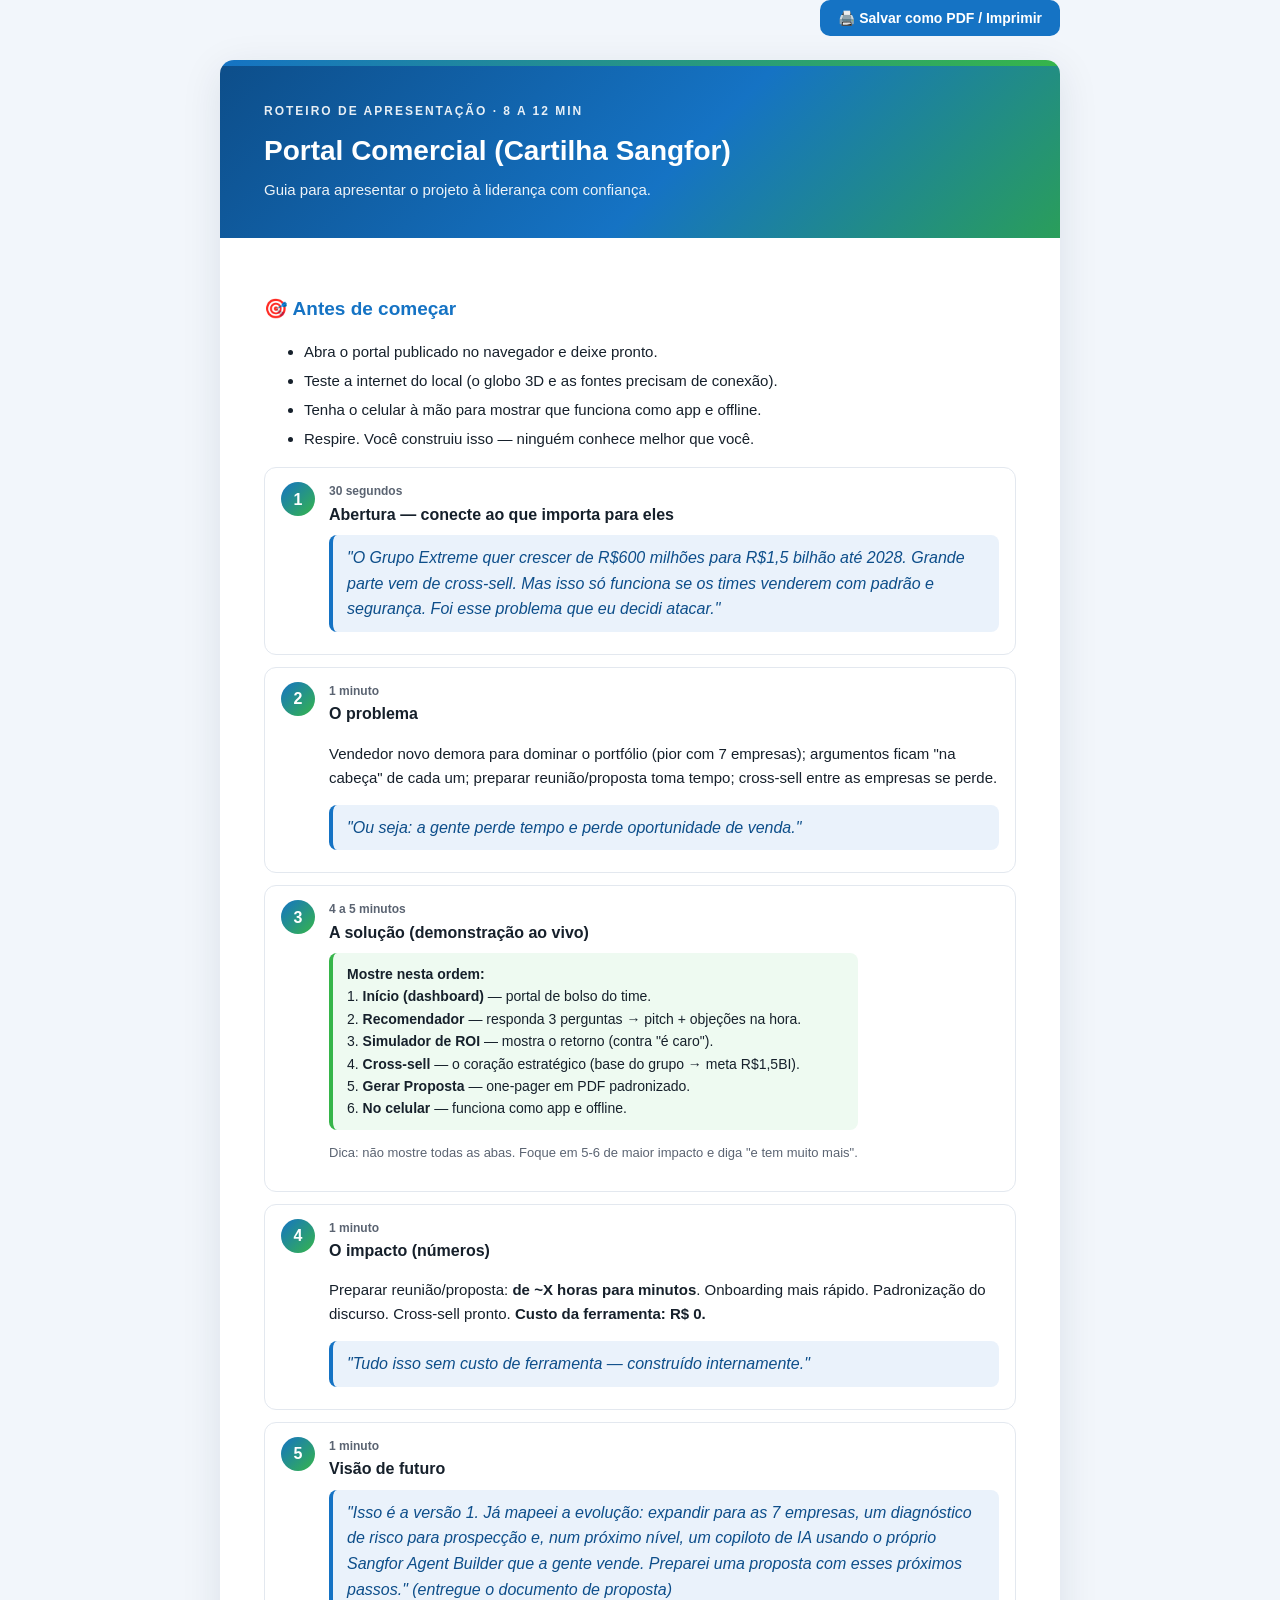
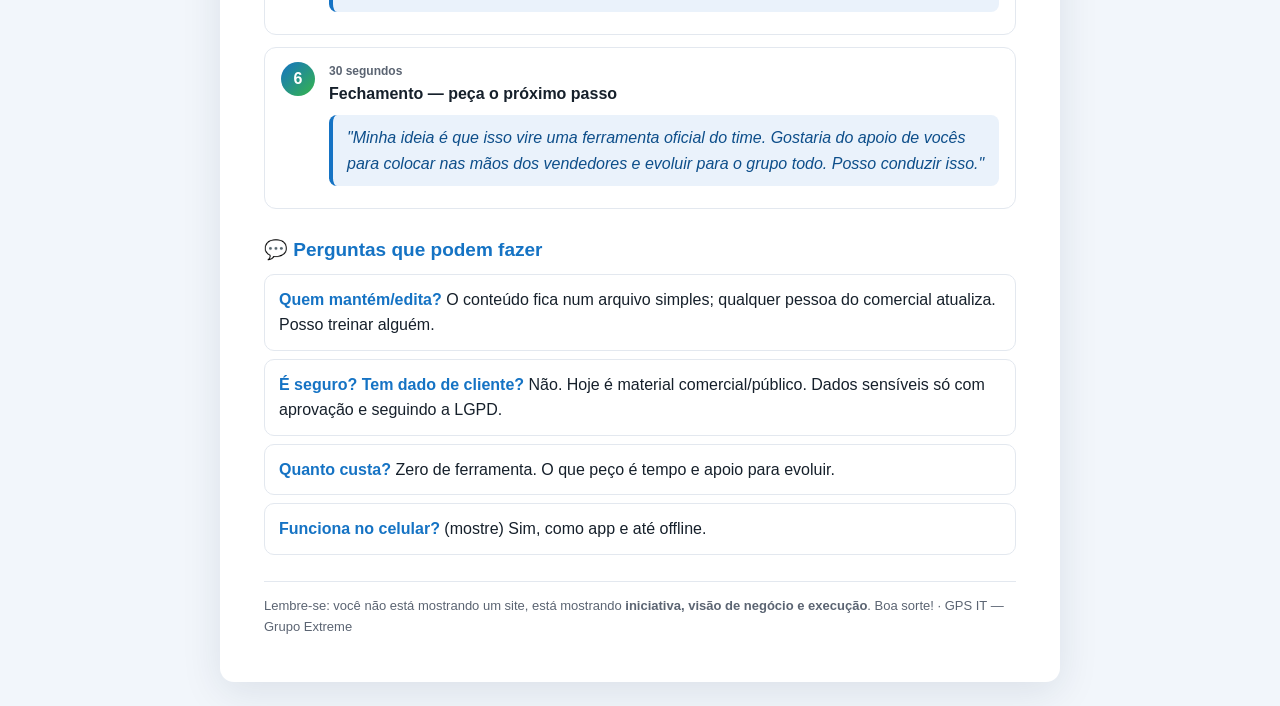
<file: apresentacao.html>
<!DOCTYPE html>
<html lang="pt-BR">
<head>
<meta charset="UTF-8" />
<meta name="viewport" content="width=device-width, initial-scale=1.0" />
<title>Roteiro de Apresentação — Portal Comercial · GPS IT / Grupo Extreme</title>
<style>
  :root{--brand:#1573c4;--accent:#36b54a;--ink:#16202b;--muted:#5b6472;--line:#e3e8ef;--bg:#f2f6fb}
  *{box-sizing:border-box}
  body{margin:0;background:var(--bg);color:var(--ink);line-height:1.6;
    font-family:-apple-system,BlinkMacSystemFont,"Segoe UI",Roboto,Arial,sans-serif;}
  .page{max-width:840px;margin:24px auto;background:#fff;box-shadow:0 10px 40px rgba(16,40,70,.1);border-radius:14px;overflow:hidden}
  .bar{height:6px;background:linear-gradient(90deg,var(--brand),var(--accent))}
  .cover{background:linear-gradient(135deg,#0d4e8a,#1573c4 55%,#2a9e5a);color:#fff;padding:36px 44px}
  .cover .kicker{font-size:12px;font-weight:800;letter-spacing:2px;text-transform:uppercase;opacity:.9}
  .cover h1{margin:8px 0 4px;font-size:28px}
  .cover p{margin:0;opacity:.92}
  .body{padding:30px 44px 44px}
  h2{font-size:19px;margin:26px 0 8px;color:var(--brand)}
  .step{display:flex;gap:14px;border:1px solid var(--line);border-radius:12px;padding:14px 16px;margin:12px 0}
  .step .n{flex:none;width:34px;height:34px;border-radius:50%;background:linear-gradient(135deg,var(--brand),var(--accent));
    color:#fff;display:flex;align-items:center;justify-content:center;font-weight:800}
  .step h3{margin:0 0 4px;font-size:16px}
  .step .time{font-size:12px;color:var(--muted);font-weight:700}
  p,li{font-size:15px}
  .quote{background:#eaf2fb;border-left:4px solid var(--brand);border-radius:8px;padding:10px 14px;margin:8px 0;font-style:italic;color:#0d4e8a}
  .demo{background:#eefaf1;border-left:4px solid var(--accent);border-radius:8px;padding:10px 14px;margin:8px 0;font-size:14px}
  .check li{margin:5px 0}
  .faq{border:1px solid var(--line);border-radius:10px;padding:12px 14px;margin:8px 0}
  .faq b{color:var(--brand)}
  .foot{color:var(--muted);font-size:13px;border-top:1px solid var(--line);padding-top:14px;margin-top:26px}
  .toolbar{max-width:840px;margin:0 auto 10px;text-align:right}
  .btn{border:none;cursor:pointer;background:var(--brand);color:#fff;font-weight:700;padding:10px 18px;border-radius:10px;font-size:14px}
  @media print{ body{background:#fff} .toolbar{display:none} .page{box-shadow:none;margin:0;border-radius:0} .step,.faq{break-inside:avoid} }
</style>
</head>
<body>
<div class="toolbar"><button class="btn" onclick="window.print()">🖨️ Salvar como PDF / Imprimir</button></div>
<div class="page">
  <div class="bar"></div>
  <div class="cover">
    <div class="kicker">Roteiro de Apresentação · 8 a 12 min</div>
    <h1>Portal Comercial (Cartilha Sangfor)</h1>
    <p>Guia para apresentar o projeto à liderança com confiança.</p>
  </div>
  <div class="body">

    <h2>🎯 Antes de começar</h2>
    <ul class="check">
      <li>Abra o portal publicado no navegador e deixe pronto.</li>
      <li>Teste a internet do local (o globo 3D e as fontes precisam de conexão).</li>
      <li>Tenha o celular à mão para mostrar que funciona como app e offline.</li>
      <li>Respire. Você construiu isso — ninguém conhece melhor que você.</li>
    </ul>

    <div class="step"><div class="n">1</div><div>
      <div class="time">30 segundos</div><h3>Abertura — conecte ao que importa para eles</h3>
      <div class="quote">"O Grupo Extreme quer crescer de R$600 milhões para R$1,5 bilhão até 2028. Grande parte vem de cross-sell. Mas isso só funciona se os times venderem com padrão e segurança. Foi esse problema que eu decidi atacar."</div>
    </div></div>

    <div class="step"><div class="n">2</div><div>
      <div class="time">1 minuto</div><h3>O problema</h3>
      <p>Vendedor novo demora para dominar o portfólio (pior com 7 empresas); argumentos ficam "na cabeça" de cada um; preparar reunião/proposta toma tempo; cross-sell entre as empresas se perde.</p>
      <div class="quote">"Ou seja: a gente perde tempo e perde oportunidade de venda."</div>
    </div></div>

    <div class="step"><div class="n">3</div><div>
      <div class="time">4 a 5 minutos</div><h3>A solução (demonstração ao vivo)</h3>
      <div class="demo"><b>Mostre nesta ordem:</b><br>
      1. <b>Início (dashboard)</b> — portal de bolso do time.<br>
      2. <b>Recomendador</b> — responda 3 perguntas → pitch + objeções na hora.<br>
      3. <b>Simulador de ROI</b> — mostra o retorno (contra "é caro").<br>
      4. <b>Cross-sell</b> — o coração estratégico (base do grupo → meta R$1,5BI).<br>
      5. <b>Gerar Proposta</b> — one-pager em PDF padronizado.<br>
      6. <b>No celular</b> — funciona como app e offline.</div>
      <p style="font-size:13px;color:var(--muted)">Dica: não mostre todas as abas. Foque em 5-6 de maior impacto e diga "e tem muito mais".</p>
    </div></div>

    <div class="step"><div class="n">4</div><div>
      <div class="time">1 minuto</div><h3>O impacto (números)</h3>
      <p>Preparar reunião/proposta: <b>de ~X horas para minutos</b>. Onboarding mais rápido. Padronização do discurso. Cross-sell pronto. <b>Custo da ferramenta: R$ 0.</b></p>
      <div class="quote">"Tudo isso sem custo de ferramenta — construído internamente."</div>
    </div></div>

    <div class="step"><div class="n">5</div><div>
      <div class="time">1 minuto</div><h3>Visão de futuro</h3>
      <div class="quote">"Isso é a versão 1. Já mapeei a evolução: expandir para as 7 empresas, um diagnóstico de risco para prospecção e, num próximo nível, um copiloto de IA usando o próprio Sangfor Agent Builder que a gente vende. Preparei uma proposta com esses próximos passos." (entregue o documento de proposta)</div>
    </div></div>

    <div class="step"><div class="n">6</div><div>
      <div class="time">30 segundos</div><h3>Fechamento — peça o próximo passo</h3>
      <div class="quote">"Minha ideia é que isso vire uma ferramenta oficial do time. Gostaria do apoio de vocês para colocar nas mãos dos vendedores e evoluir para o grupo todo. Posso conduzir isso."</div>
    </div></div>

    <h2>💬 Perguntas que podem fazer</h2>
    <div class="faq"><b>Quem mantém/edita?</b> O conteúdo fica num arquivo simples; qualquer pessoa do comercial atualiza. Posso treinar alguém.</div>
    <div class="faq"><b>É seguro? Tem dado de cliente?</b> Não. Hoje é material comercial/público. Dados sensíveis só com aprovação e seguindo a LGPD.</div>
    <div class="faq"><b>Quanto custa?</b> Zero de ferramenta. O que peço é tempo e apoio para evoluir.</div>
    <div class="faq"><b>Funciona no celular?</b> (mostre) Sim, como app e até offline.</div>

    <div class="foot">Lembre-se: você não está mostrando um site, está mostrando <b>iniciativa, visão de negócio e execução</b>. Boa sorte! · GPS IT — Grupo Extreme</div>
  </div>
</div>
</body>
</html>
</file>
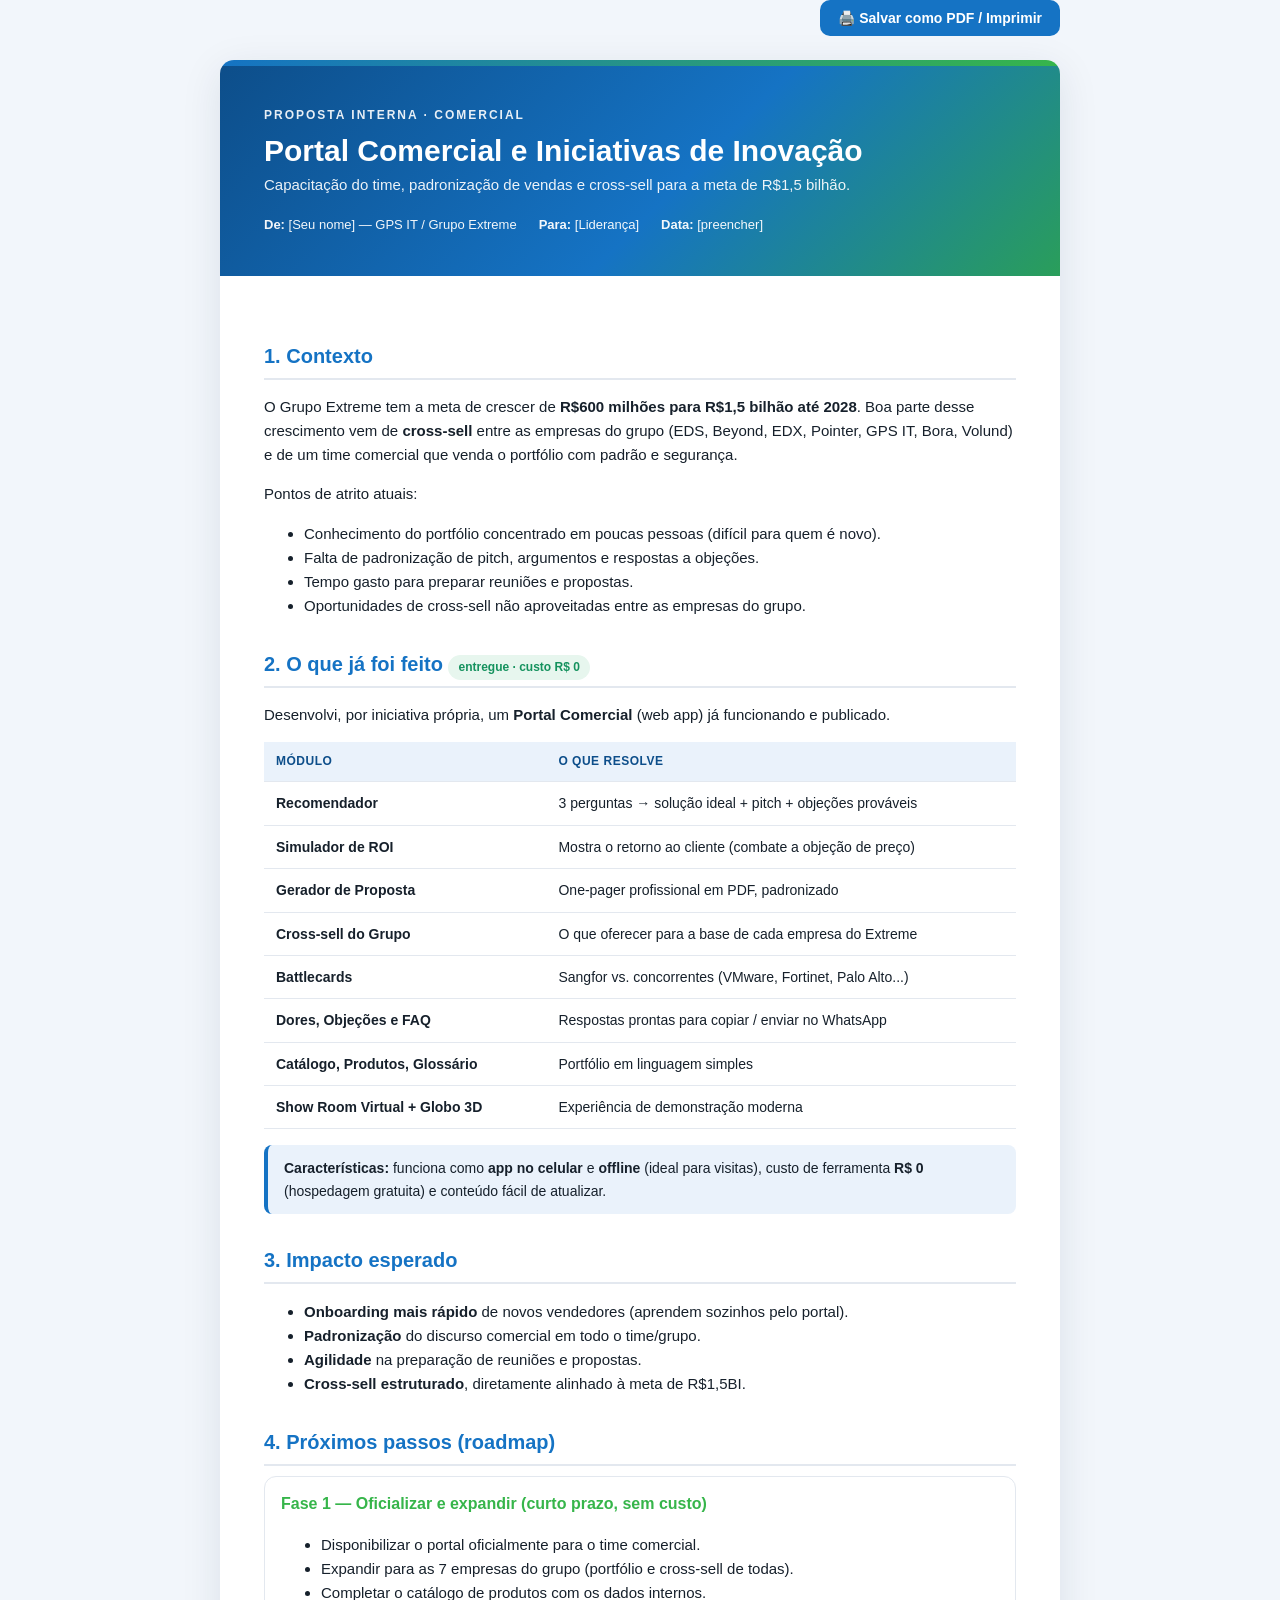
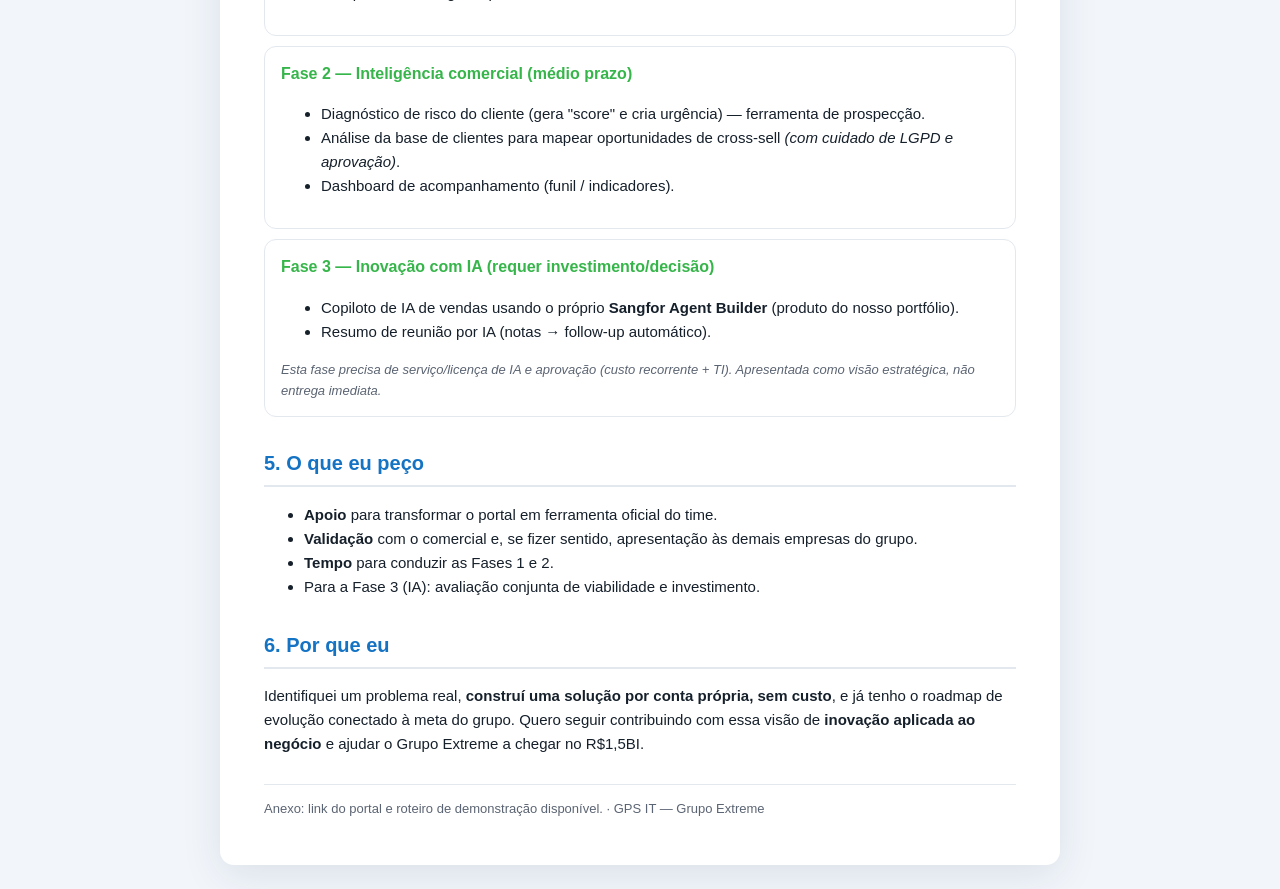
<file: proposta.html>
<!DOCTYPE html>
<html lang="pt-BR">
<head>
<meta charset="UTF-8" />
<meta name="viewport" content="width=device-width, initial-scale=1.0" />
<title>Proposta — Portal Comercial e Inovação · GPS IT / Grupo Extreme</title>
<style>
  :root{--brand:#1573c4;--accent:#36b54a;--ink:#16202b;--muted:#5b6472;--line:#e3e8ef;--bg:#f2f6fb}
  *{box-sizing:border-box}
  body{margin:0;background:var(--bg);color:var(--ink);line-height:1.6;
    font-family:-apple-system,BlinkMacSystemFont,"Segoe UI",Roboto,Arial,sans-serif;}
  .page{max-width:840px;margin:24px auto;background:#fff;box-shadow:0 10px 40px rgba(16,40,70,.1);
    border-radius:14px;overflow:hidden}
  .cover{background:linear-gradient(135deg,#0d4e8a,#1573c4 55%,#2a9e5a);color:#fff;padding:40px 44px}
  .cover .kicker{font-size:12px;font-weight:800;letter-spacing:2px;text-transform:uppercase;opacity:.9}
  .cover h1{margin:8px 0 4px;font-size:30px;line-height:1.2}
  .cover p{margin:0;opacity:.92}
  .meta{display:flex;flex-wrap:wrap;gap:8px 22px;margin-top:18px;font-size:13px;opacity:.95}
  .meta b{font-weight:700}
  .body{padding:34px 44px 46px}
  h2{font-size:20px;margin:30px 0 10px;color:var(--brand);border-bottom:2px solid var(--line);padding-bottom:6px}
  h3{font-size:16px;margin:18px 0 6px}
  p,li{font-size:15px}
  table{border-collapse:collapse;width:100%;margin:12px 0;font-size:14px}
  th,td{text-align:left;padding:10px 12px;border-bottom:1px solid var(--line);vertical-align:top}
  th{background:#eaf2fb;color:#0d4e8a;font-size:12px;text-transform:uppercase;letter-spacing:.5px}
  .tag{display:inline-block;background:#e7f6ee;color:#15925e;font-weight:700;font-size:12px;padding:3px 10px;border-radius:999px}
  .callout{background:#eaf2fb;border-left:4px solid var(--brand);border-radius:8px;padding:12px 16px;margin:16px 0;font-size:14px}
  .phase{border:1px solid var(--line);border-radius:12px;padding:14px 16px;margin:10px 0}
  .phase h3{margin-top:0;color:var(--accent)}
  .foot{color:var(--muted);font-size:13px;border-top:1px solid var(--line);padding-top:14px;margin-top:28px}
  .bar{height:6px;background:linear-gradient(90deg,var(--brand),var(--accent))}
  .toolbar{max-width:840px;margin:0 auto 10px;text-align:right}
  .btn{display:inline-block;border:none;cursor:pointer;background:var(--brand);color:#fff;font-weight:700;
    padding:10px 18px;border-radius:10px;font-size:14px}
  @media print{ body{background:#fff} .toolbar{display:none} .page{box-shadow:none;margin:0;border-radius:0} }
</style>
</head>
<body>
<div class="toolbar"><button class="btn" onclick="window.print()">🖨️ Salvar como PDF / Imprimir</button></div>
<div class="page">
  <div class="bar"></div>
  <div class="cover">
    <div class="kicker">Proposta Interna · Comercial</div>
    <h1>Portal Comercial e Iniciativas de Inovação</h1>
    <p>Capacitação do time, padronização de vendas e cross-sell para a meta de R$1,5 bilhão.</p>
    <div class="meta">
      <span><b>De:</b> [Seu nome] — GPS IT / Grupo Extreme</span>
      <span><b>Para:</b> [Liderança]</span>
      <span><b>Data:</b> [preencher]</span>
    </div>
  </div>
  <div class="body">

    <h2>1. Contexto</h2>
    <p>O Grupo Extreme tem a meta de crescer de <b>R$600 milhões para R$1,5 bilhão até 2028</b>.
    Boa parte desse crescimento vem de <b>cross-sell</b> entre as empresas do grupo (EDS, Beyond,
    EDX, Pointer, GPS IT, Bora, Volund) e de um time comercial que venda o portfólio com padrão e segurança.</p>
    <p>Pontos de atrito atuais:</p>
    <ul>
      <li>Conhecimento do portfólio concentrado em poucas pessoas (difícil para quem é novo).</li>
      <li>Falta de padronização de pitch, argumentos e respostas a objeções.</li>
      <li>Tempo gasto para preparar reuniões e propostas.</li>
      <li>Oportunidades de cross-sell não aproveitadas entre as empresas do grupo.</li>
    </ul>

    <h2>2. O que já foi feito <span class="tag">entregue · custo R$ 0</span></h2>
    <p>Desenvolvi, por iniciativa própria, um <b>Portal Comercial</b> (web app) já funcionando e publicado.</p>
    <table>
      <thead><tr><th>Módulo</th><th>O que resolve</th></tr></thead>
      <tbody>
        <tr><td><b>Recomendador</b></td><td>3 perguntas → solução ideal + pitch + objeções prováveis</td></tr>
        <tr><td><b>Simulador de ROI</b></td><td>Mostra o retorno ao cliente (combate a objeção de preço)</td></tr>
        <tr><td><b>Gerador de Proposta</b></td><td>One-pager profissional em PDF, padronizado</td></tr>
        <tr><td><b>Cross-sell do Grupo</b></td><td>O que oferecer para a base de cada empresa do Extreme</td></tr>
        <tr><td><b>Battlecards</b></td><td>Sangfor vs. concorrentes (VMware, Fortinet, Palo Alto...)</td></tr>
        <tr><td><b>Dores, Objeções e FAQ</b></td><td>Respostas prontas para copiar / enviar no WhatsApp</td></tr>
        <tr><td><b>Catálogo, Produtos, Glossário</b></td><td>Portfólio em linguagem simples</td></tr>
        <tr><td><b>Show Room Virtual + Globo 3D</b></td><td>Experiência de demonstração moderna</td></tr>
      </tbody>
    </table>
    <div class="callout"><b>Características:</b> funciona como <b>app no celular</b> e <b>offline</b> (ideal para visitas),
    custo de ferramenta <b>R$ 0</b> (hospedagem gratuita) e conteúdo fácil de atualizar.</div>

    <h2>3. Impacto esperado</h2>
    <ul>
      <li><b>Onboarding mais rápido</b> de novos vendedores (aprendem sozinhos pelo portal).</li>
      <li><b>Padronização</b> do discurso comercial em todo o time/grupo.</li>
      <li><b>Agilidade</b> na preparação de reuniões e propostas.</li>
      <li><b>Cross-sell estruturado</b>, diretamente alinhado à meta de R$1,5BI.</li>
    </ul>

    <h2>4. Próximos passos (roadmap)</h2>
    <div class="phase">
      <h3>Fase 1 — Oficializar e expandir (curto prazo, sem custo)</h3>
      <ul>
        <li>Disponibilizar o portal oficialmente para o time comercial.</li>
        <li>Expandir para as 7 empresas do grupo (portfólio e cross-sell de todas).</li>
        <li>Completar o catálogo de produtos com os dados internos.</li>
      </ul>
    </div>
    <div class="phase">
      <h3>Fase 2 — Inteligência comercial (médio prazo)</h3>
      <ul>
        <li>Diagnóstico de risco do cliente (gera "score" e cria urgência) — ferramenta de prospecção.</li>
        <li>Análise da base de clientes para mapear oportunidades de cross-sell <i>(com cuidado de LGPD e aprovação)</i>.</li>
        <li>Dashboard de acompanhamento (funil / indicadores).</li>
      </ul>
    </div>
    <div class="phase">
      <h3>Fase 3 — Inovação com IA (requer investimento/decisão)</h3>
      <ul>
        <li>Copiloto de IA de vendas usando o próprio <b>Sangfor Agent Builder</b> (produto do nosso portfólio).</li>
        <li>Resumo de reunião por IA (notas → follow-up automático).</li>
      </ul>
      <p style="font-size:13px;color:var(--muted);margin:4px 0 0"><i>Esta fase precisa de serviço/licença de IA e
      aprovação (custo recorrente + TI). Apresentada como visão estratégica, não entrega imediata.</i></p>
    </div>

    <h2>5. O que eu peço</h2>
    <ul>
      <li><b>Apoio</b> para transformar o portal em ferramenta oficial do time.</li>
      <li><b>Validação</b> com o comercial e, se fizer sentido, apresentação às demais empresas do grupo.</li>
      <li><b>Tempo</b> para conduzir as Fases 1 e 2.</li>
      <li>Para a Fase 3 (IA): avaliação conjunta de viabilidade e investimento.</li>
    </ul>

    <h2>6. Por que eu</h2>
    <p>Identifiquei um problema real, <b>construí uma solução por conta própria, sem custo</b>, e já tenho o
    roadmap de evolução conectado à meta do grupo. Quero seguir contribuindo com essa visão de
    <b>inovação aplicada ao negócio</b> e ajudar o Grupo Extreme a chegar no R$1,5BI.</p>

    <div class="foot">Anexo: link do portal e roteiro de demonstração disponível. · GPS IT — Grupo Extreme</div>
  </div>
</div>
</body>
</html>
</file>
